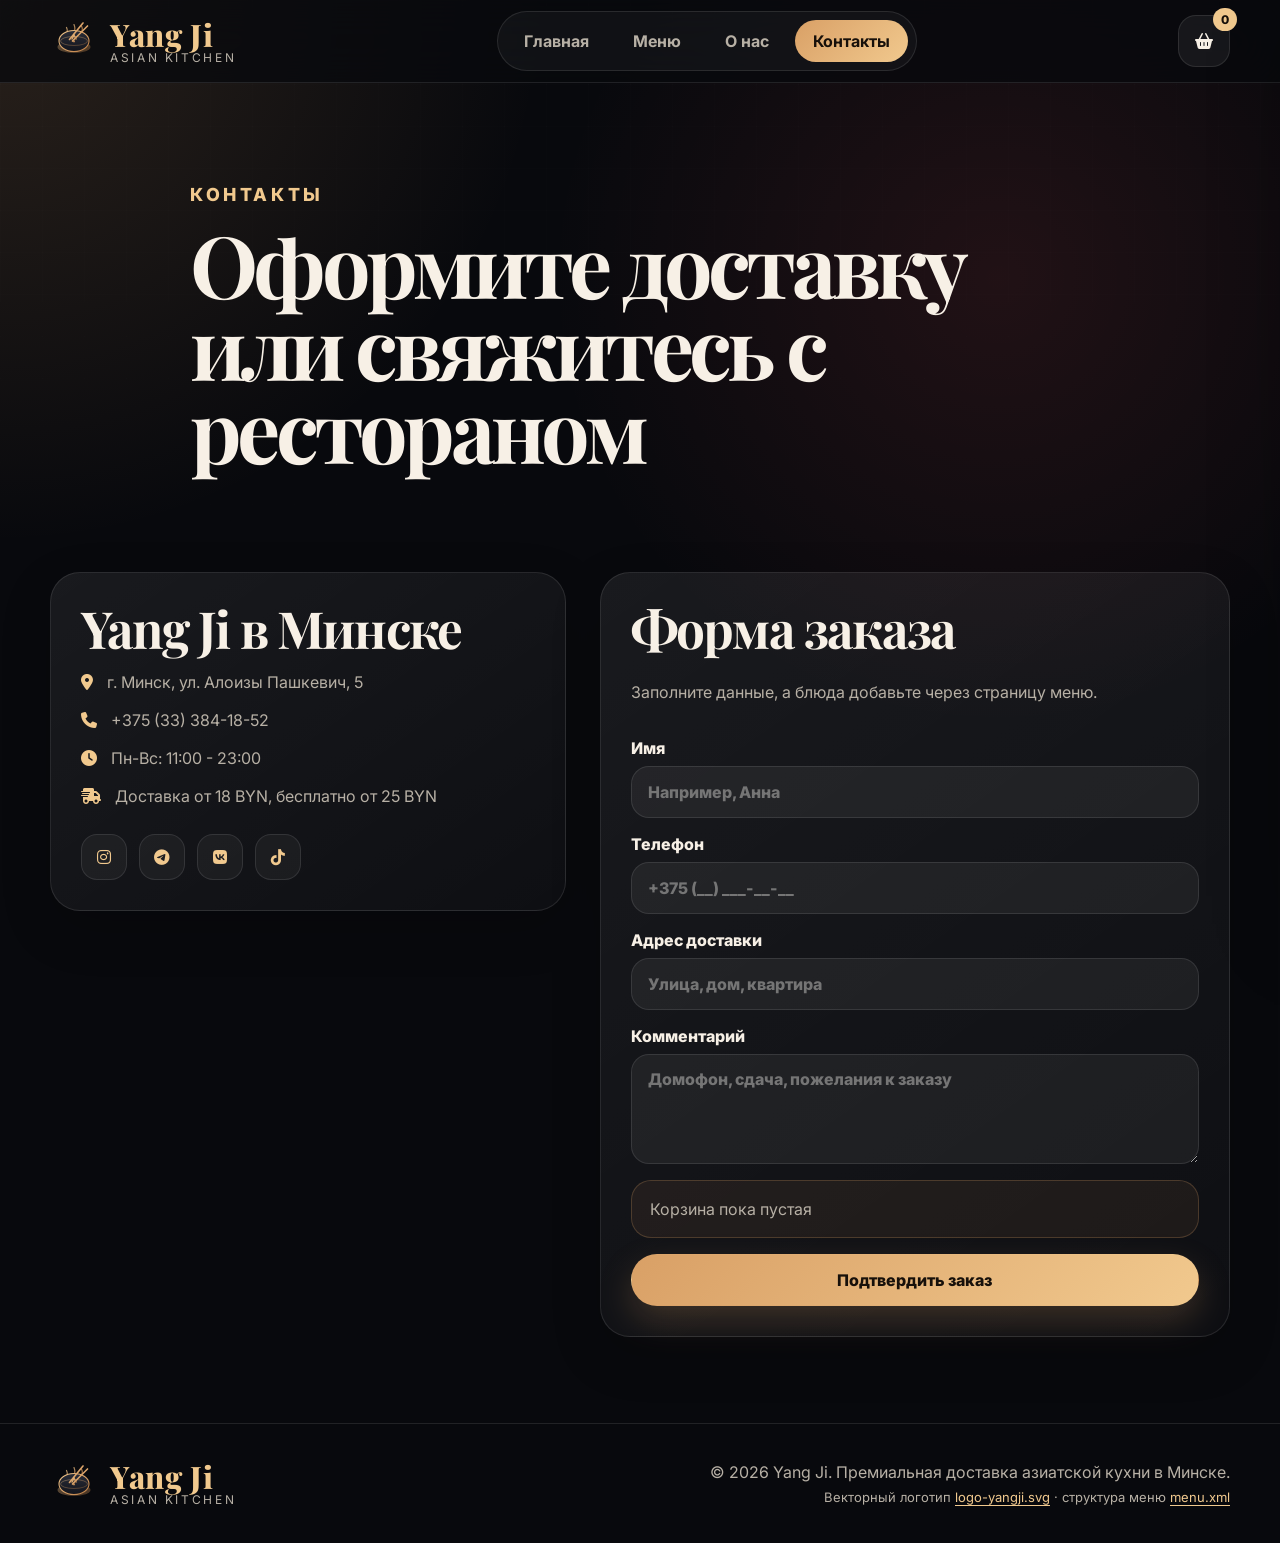
<file: contacts.html>
<!DOCTYPE html>
<html lang="ru">
<head>
    <meta charset="UTF-8">
    <meta name="viewport" content="width=device-width, initial-scale=1.0">
    <link rel="icon" type="image/svg+xml" href="./assets/logo-yangji.svg">
    <meta name="description" content="Контакты Yang Ji, адрес, график работы и форма оформления доставки по Минску.">
    <title>Контакты и заказ | Yang Ji</title>
    <link rel="preconnect" href="https://fonts.googleapis.com">
    <link rel="preconnect" href="https://fonts.gstatic.com" crossorigin>
    <link href="https://fonts.googleapis.com/css2?family=Inter:wght@400;500;600;700;800&family=Playfair+Display:wght@600;700;800&display=swap" rel="stylesheet">
    <link rel="stylesheet" href="https://cdnjs.cloudflare.com/ajax/libs/font-awesome/6.5.1/css/all.min.css">
    <link rel="stylesheet" href="styles.css">
</head>
<body>
    <div class="site-noise" aria-hidden="true"></div>

    <header class="site-header">
        <div class="container header__inner">
            <a class="logo" href="index.html">
                <img class="logo__mark" src="./assets/logo-yangji.svg" width="48" height="48" alt="">
                <span class="logo__stack">
                    <span class="logo__title">Yang Ji</span>
                    <small class="logo__subtitle">asian kitchen</small>
                </span>
            </a>
            <button class="nav-toggle" type="button" aria-label="Открыть меню" aria-expanded="false"><span></span><span></span><span></span></button>
            <nav class="nav" aria-label="Основная навигация">
                <a class="nav__link" href="index.html">Главная</a>
                <a class="nav__link" href="menu.html">Меню</a>
                <a class="nav__link" href="about.html">О нас</a>
                <a class="nav__link active" href="contacts.html">Контакты</a>
            </nav>
            <button class="cart-button" type="button" data-cart-open aria-label="Открыть корзину">
                <i class="fa-solid fa-basket-shopping"></i>
                <span data-cart-count>0</span>
            </button>
        </div>
    </header>

    <main>
        <section class="page-hero">
            <div class="container page-hero__inner reveal">
                <p class="eyebrow">Контакты</p>
                <h1>Оформите доставку или свяжитесь с рестораном</h1>
               
            </div>
        </section>

        <section class="section section--compact">
            <div class="container contact-grid">
                <div class="contact-card reveal">
                    <h2>Yang Ji в Минске</h2>
                    <div class="contact-line"><i class="fa-solid fa-location-dot"></i><span>г. Минск, ул. Алоизы Пашкевич, 5</span></div>
                    <div class="contact-line"><i class="fa-solid fa-phone"></i><a href="tel:+375333841852">+375 (33) 384-18-52</a></div>
                    <div class="contact-line"><i class="fa-solid fa-clock"></i><span>Пн-Вс: 11:00 - 23:00</span></div>
                    <div class="contact-line"><i class="fa-solid fa-truck-fast"></i><span>Доставка от 18 BYN, бесплатно от 25 BYN</span></div>
                    <div class="socials">
                        <a href="#" aria-label="Instagram"><i class="fa-brands fa-instagram"></i></a>
                        <a href="#" aria-label="Telegram"><i class="fa-brands fa-telegram"></i></a>
                        <a href="#" aria-label="VK"><i class="fa-brands fa-vk"></i></a>
                        <a href="#" aria-label="TikTok"><i class="fa-brands fa-tiktok"></i></a>
                    </div>
                </div>

                <form class="order-form reveal" data-order-form>
                    <h2>Форма заказа</h2>
                    <p class="form-note">Заполните данные, а блюда добавьте через страницу меню.</p>

                    <label>
                        Имя
                        <input type="text" name="name" placeholder="Например, Анна" required minlength="2">
                    </label>
                    <label>
                        Телефон
                        <input type="tel" name="phone" placeholder="+375 (__) ___-__-__" required>
                    </label>
                    <label>
                        Адрес доставки
                        <input type="text" name="address" placeholder="Улица, дом, квартира" required>
                    </label>
                    <label>
                        Комментарий
                        <textarea name="comment" rows="4" placeholder="Домофон, сдача, пожелания к заказу"></textarea>
                    </label>

                    <div class="order-preview" data-order-preview>
                        <span>Корзина пока пустая</span>
                    </div>

                    <button class="btn btn--primary btn--wide" type="submit">Подтвердить заказ</button>
                </form>
            </div>
        </section>
    </main>

    <aside class="cart-panel" data-cart-panel aria-hidden="true">
        <div class="cart-panel__head">
            <div><p class="eyebrow">Ваш заказ</p><h2>Корзина</h2></div>
            <button class="icon-button" type="button" data-cart-close aria-label="Закрыть корзину"><i class="fa-solid fa-xmark"></i></button>
        </div>
        <div class="cart-panel__body" data-cart-items></div>
        <div class="cart-panel__footer">
            <div class="cart-summary"><span>Итого</span><strong data-cart-total>0.00 BYN</strong></div>
            <a class="btn btn--primary btn--wide" href="contacts.html">Оформить заказ</a>
        </div>
    </aside>
    <div class="overlay" data-overlay></div>

    <footer class="footer">
        <div class="container footer__inner">
            <a class="logo" href="index.html">
                <img class="logo__mark" src="./assets/logo-yangji.svg" width="48" height="48" alt="">
                <span class="logo__stack">
                    <span class="logo__title">Yang Ji</span>
                    <small class="logo__subtitle">asian kitchen</small>
                </span>
            </a>
            <div class="footer__col">
                <p>© 2026 Yang Ji. Премиальная доставка азиатской кухни в Минске.</p>
                <p class="footer__meta">Векторный логотип <a href="./assets/logo-yangji.svg">logo-yangji.svg</a> · структура меню <a href="data/menu.xml">menu.xml</a></p>
            </div>
        </div>
    </footer>

    <script src="app.js"></script>
</body>
</html>
</file>
<file: styles.css>
:root {
    --bg: #08090d;
    --panel: #11131a;
    --panel-soft: #171a23;
    --gold: #d9a066;
    --gold-light: #f1c98e;
    --red: #ff5a5f;
    --text: #f7f0e6;
    --muted: #b7b0a5;
    --border: rgba(255, 255, 255, 0.1);
    --shadow: 0 24px 80px rgba(0, 0, 0, 0.42);
    --radius-lg: 30px;
    --radius-md: 20px;
    --container: 1180px;
}

* {
    box-sizing: border-box;
}

html {
    scroll-behavior: smooth;
}

body {
    margin: 0;
    min-height: 100vh;
    color: var(--text);
    font-family: "Inter", sans-serif;
    background:
        radial-gradient(circle at top left, rgba(217, 160, 102, 0.16), transparent 34rem),
        radial-gradient(circle at 78% 18%, rgba(255, 90, 95, 0.1), transparent 28rem),
        var(--bg);
    overflow-x: hidden;
}

body.cart-open,
body.nav-open {
    overflow: hidden;
}

img {
    display: block;
    width: 100%;
}

a {
    color: inherit;
    text-decoration: none;
}

code {
    color: var(--gold-light);
    font-weight: 800;
}

button,
input,
textarea {
    font: inherit;
}

.site-noise {
    position: fixed;
    inset: 0;
    pointer-events: none;
    z-index: -1;
    opacity: 0.34;
    background-image: linear-gradient(rgba(255, 255, 255, 0.035) 1px, transparent 1px), linear-gradient(90deg, rgba(255, 255, 255, 0.035) 1px, transparent 1px);
    background-size: 42px 42px;
    mask-image: linear-gradient(to bottom, #000, transparent 86%);
}

.container {
    width: min(var(--container), calc(100% - 40px));
    margin: 0 auto;
}

.site-header {
    position: sticky;
    top: 0;
    z-index: 50;
    border-bottom: 1px solid var(--border);
    background: rgba(8, 9, 13, 0.78);
    backdrop-filter: blur(22px);
}

.header__inner {
    min-height: 82px;
    display: flex;
    align-items: center;
    justify-content: space-between;
    gap: 24px;
}

.logo {
    display: flex;
    align-items: center;
    gap: 12px;
    line-height: 1;
}

.logo__mark {
    width: 48px;
    height: 48px;
    flex-shrink: 0;
}

.logo__stack {
    display: grid;
    gap: 2px;
}

.logo__title {
    font-family: "Playfair Display", serif;
    font-size: 31px;
    font-weight: 800;
    letter-spacing: 0.02em;
    color: var(--gold-light);
}

.logo__subtitle {
    color: var(--muted);
    font-size: 12px;
    letter-spacing: 0.22em;
    text-transform: uppercase;
}

.nav {
    display: flex;
    align-items: center;
    gap: 8px;
    padding: 8px;
    border: 1px solid var(--border);
    border-radius: 999px;
    background: rgba(255, 255, 255, 0.04);
}

.nav__link {
    padding: 11px 18px;
    border-radius: 999px;
    color: var(--muted);
    font-weight: 700;
    transition: 0.25s ease;
}

.nav__link:hover,
.nav__link.active {
    color: #17100a;
    background: linear-gradient(135deg, var(--gold), var(--gold-light));
}

.nav-toggle,
.cart-button,
.icon-button {
    border: 0;
    color: var(--text);
    cursor: pointer;
}

.nav-toggle {
    display: none;
    width: 46px;
    height: 46px;
    padding: 12px;
    border-radius: 14px;
    background: var(--panel-soft);
}

.nav-toggle span {
    display: block;
    height: 2px;
    margin: 5px 0;
    background: var(--text);
}

.cart-button,
.icon-button {
    display: inline-grid;
    place-items: center;
    border: 1px solid var(--border);
    background: rgba(255, 255, 255, 0.06);
    transition: 0.25s ease;
}

.cart-button {
    position: relative;
    width: 52px;
    height: 52px;
    border-radius: 18px;
}

.cart-button span {
    position: absolute;
    top: -8px;
    right: -8px;
    min-width: 24px;
    padding: 4px 7px;
    border-radius: 999px;
    color: #17100a;
    font-size: 12px;
    font-weight: 800;
    background: var(--gold-light);
}

.icon-button {
    width: 44px;
    height: 44px;
    border-radius: 14px;
}

.cart-button:hover,
.icon-button:hover {
    transform: translateY(-2px);
    border-color: rgba(217, 160, 102, 0.55);
    color: var(--gold-light);
}

.hero,
.page-hero {
    position: relative;
    padding: 96px 0 76px;
}

.hero__grid,
.split,
.contact-grid,
.promo-grid {
    display: grid;
    gap: 34px;
}

.hero__grid {
    grid-template-columns: minmax(0, 1.02fr) minmax(360px, 0.98fr);
    align-items: center;
}

.eyebrow {
    margin: 0 0 12px;
    color: var(--gold-light);
    font-size: 13px;
    font-weight: 800;
    letter-spacing: 0.2em;
    text-transform: uppercase;
}

h1,
h2,
h3,
p {
    margin-top: 0;
}

h1,
h2,
h3 {
    font-family: "Playfair Display", serif;
}

h1 {
    max-width: 800px;
    margin-bottom: 20px;
    font-size: clamp(44px, 7vw, 86px);
    line-height: 0.96;
    letter-spacing: -0.055em;
}

h2 {
    margin-bottom: 16px;
    font-size: clamp(34px, 4vw, 56px);
    line-height: 1;
    letter-spacing: -0.035em;
}

h3 {
    font-size: 25px;
}

p {
    color: var(--muted);
    line-height: 1.75;
}

.hero__text,
.page-hero p,
.section-heading p,
.split__content p {
    max-width: 690px;
    font-size: 18px;
}

.hero__actions {
    display: flex;
    flex-wrap: wrap;
    gap: 14px;
    margin: 30px 0;
}

.btn {
    display: inline-flex;
    align-items: center;
    justify-content: center;
    min-height: 52px;
    padding: 0 24px;
    border: 1px solid transparent;
    border-radius: 999px;
    cursor: pointer;
    font-weight: 800;
    transition: 0.25s ease;
}

.btn--primary {
    color: #17100a;
    background: linear-gradient(135deg, var(--gold), var(--gold-light));
    box-shadow: 0 14px 34px rgba(217, 160, 102, 0.22);
}

.btn--ghost {
    color: var(--text);
    border-color: var(--border);
    background: rgba(255, 255, 255, 0.05);
}

.btn--wide {
    width: 100%;
}

.btn:hover {
    transform: translateY(-3px);
}

.hero__stats {
    display: grid;
    grid-template-columns: repeat(3, minmax(0, 1fr));
    gap: 14px;
    max-width: 660px;
}

.hero__stats div {
    padding: 18px;
    border: 1px solid var(--border);
    border-radius: var(--radius-md);
    background: rgba(255, 255, 255, 0.045);
}

.hero__stats strong,
.hero__stats span {
    display: block;
}

.hero__stats strong {
    color: var(--gold-light);
    font-size: 24px;
}

.hero__stats span {
    margin-top: 4px;
    color: var(--muted);
    font-size: 13px;
}

.hero-card,
.split__image {
    position: relative;
    overflow: hidden;
    border: 1px solid rgba(217, 160, 102, 0.28);
    border-radius: var(--radius-lg);
    box-shadow: var(--shadow);
}

.hero-card img,
.split__image img {
    height: 100%;
    min-height: 420px;
    object-fit: cover;
}

.hero-card__badge {
    position: absolute;
    right: 24px;
    bottom: 24px;
    padding: 18px 20px;
    border: 1px solid rgba(255, 255, 255, 0.2);
    border-radius: 18px;
    background: rgba(8, 9, 13, 0.78);
    backdrop-filter: blur(18px);
}

.hero-card__badge span,
.hero-card__badge strong {
    display: block;
}

.hero-card__badge span {
    color: var(--muted);
}

.hero-card__badge strong {
    margin-top: 4px;
    color: var(--gold-light);
}

.section {
    padding: 86px 0;
}

.section--compact {
    padding-top: 40px;
}

.section--accent {
    border-block: 1px solid var(--border);
    background: linear-gradient(135deg, rgba(255, 255, 255, 0.045), rgba(217, 160, 102, 0.055));
}

.section-heading {
    max-width: 760px;
    margin-bottom: 34px;
}

.product-grid {
    display: grid;
    grid-template-columns: repeat(3, minmax(0, 1fr));
    gap: 22px;
}

.product-card,
.promo-card,
.contact-card,
.order-form,
.timeline-item,
.empty-state {
    border: 1px solid var(--border);
    border-radius: var(--radius-lg);
    background: linear-gradient(145deg, rgba(255, 255, 255, 0.072), rgba(255, 255, 255, 0.026));
    box-shadow: 0 18px 50px rgba(0, 0, 0, 0.18);
}

.product-card {
    overflow: hidden;
    transition: 0.25s ease;
}

.product-card:hover {
    transform: translateY(-7px);
    border-color: rgba(217, 160, 102, 0.5);
}

.product-card__image {
    height: 230px;
    overflow: hidden;
}

.product-card__image img {
    height: 100%;
    object-fit: cover;
    transition: 0.4s ease;
}

.product-card:hover .product-card__image img {
    transform: scale(1.07);
}

.product-card__body {
    padding: 22px;
}

.product-card__top,
.cart-item,
.cart-summary {
    display: flex;
    align-items: center;
    justify-content: space-between;
    gap: 18px;
}

.footer__inner {
    display: flex;
    align-items: center;
    justify-content: space-between;
    gap: 22px;
    flex-wrap: wrap;
}

.footer__col {
    text-align: right;
}

.footer__col p {
    margin: 0;
}

.footer__meta {
    margin-top: 10px;
    font-size: 13px;
    color: var(--muted);
}

.footer__meta a {
    color: var(--gold-light);
    text-decoration: underline;
    text-underline-offset: 3px;
}

.menu-xml-note {
    margin-top: 18px;
    max-width: 720px;
    font-size: 15px;
    color: var(--muted);
}

.menu-xml-note a {
    color: var(--gold-light);
    font-weight: 700;
    text-decoration: underline;
    text-underline-offset: 3px;
}

.menu-xml-badge {
    margin-top: 12px;
    display: inline-flex;
    align-items: center;
    gap: 8px;
    padding: 8px 14px;
    border: 1px solid rgba(217, 160, 102, 0.35);
    border-radius: 999px;
    color: var(--gold-light);
    font-size: 13px;
    font-weight: 700;
    background: rgba(217, 160, 102, 0.08);
}

.product-card__tag {
    display: inline-flex;
    margin-bottom: 12px;
    padding: 6px 10px;
    border-radius: 999px;
    color: var(--gold-light);
    font-size: 12px;
    font-weight: 800;
    background: rgba(217, 160, 102, 0.12);
}

.product-card__price {
    color: var(--gold-light);
    font-size: 21px;
    font-weight: 800;
    white-space: nowrap;
}

.product-card p {
    min-height: 56px;
    margin-bottom: 20px;
}

.promo-grid {
    grid-template-columns: repeat(3, minmax(0, 1fr));
}

.promo-card {
    padding: 28px;
}

.promo-card i {
    display: inline-grid;
    place-items: center;
    width: 56px;
    height: 56px;
    margin-bottom: 24px;
    border-radius: 18px;
    color: #17100a;
    background: linear-gradient(135deg, var(--gold), var(--gold-light));
}

.split {
    grid-template-columns: 0.95fr 1.05fr;
    align-items: center;
}

.split__content {
    padding: 20px 0;
}

.check-list {
    margin: 24px 0 0;
    padding: 0;
    color: var(--muted);
    list-style: none;
}

.check-list a {
    color: var(--gold-light);
    font-weight: 700;
    text-decoration: underline;
    text-underline-offset: 3px;
}

.check-list li {
    position: relative;
    margin-bottom: 12px;
    padding-left: 28px;
}

.check-list li::before {
    content: "✓";
    position: absolute;
    left: 0;
    color: var(--gold-light);
    font-weight: 900;
}

.page-hero {
    padding-bottom: 42px;
}

.page-hero__inner {
    max-width: 900px;
}

.menu-toolbar {
    display: grid;
    grid-template-columns: minmax(260px, 1fr) auto;
    gap: 18px;
    margin-bottom: 28px;
}

.search-field {
    display: flex;
    align-items: center;
    gap: 12px;
    min-height: 58px;
    padding: 0 18px;
    border: 1px solid var(--border);
    border-radius: 999px;
    color: var(--gold-light);
    background: rgba(255, 255, 255, 0.055);
}

.search-field input {
    width: 100%;
    border: 0;
    outline: 0;
    color: var(--text);
    background: transparent;
}

.filter-group {
    display: flex;
    flex-wrap: wrap;
    gap: 10px;
}

.filter-btn {
    min-height: 48px;
    padding: 0 16px;
    border: 1px solid var(--border);
    border-radius: 999px;
    color: var(--muted);
    cursor: pointer;
    background: rgba(255, 255, 255, 0.045);
}

.filter-btn.active,
.filter-btn:hover {
    color: #17100a;
    border-color: transparent;
    background: linear-gradient(135deg, var(--gold), var(--gold-light));
}

.empty-state {
    padding: 48px;
    text-align: center;
}

.empty-state i {
    color: var(--gold-light);
    font-size: 44px;
}

.timeline {
    display: grid;
    grid-template-columns: repeat(3, minmax(0, 1fr));
    gap: 20px;
}

.timeline-item {
    padding: 28px;
}

.timeline-item span {
    display: inline-flex;
    margin-bottom: 22px;
    color: var(--gold-light);
    font-size: 34px;
    font-weight: 900;
}

.contact-grid {
    grid-template-columns: 0.9fr 1.1fr;
    align-items: start;
}

.contact-card,
.order-form {
    padding: 30px;
}

.contact-line {
    display: flex;
    align-items: center;
    gap: 14px;
    margin: 18px 0;
    color: var(--muted);
}

.contact-line i {
    color: var(--gold-light);
}

.socials {
    display: flex;
    gap: 12px;
    margin-top: 28px;
}

.socials a {
    display: grid;
    place-items: center;
    width: 46px;
    height: 46px;
    border: 1px solid var(--border);
    border-radius: 16px;
    color: var(--gold-light);
    background: rgba(255, 255, 255, 0.045);
}

.order-form {
    display: grid;
    gap: 16px;
}

.order-form label {
    display: grid;
    gap: 8px;
    color: var(--text);
    font-weight: 800;
}

.order-form input,
.order-form textarea {
    width: 100%;
    border: 1px solid var(--border);
    border-radius: 18px;
    outline: 0;
    color: var(--text);
    background: rgba(255, 255, 255, 0.055);
}

.order-form input {
    height: 52px;
    padding: 0 16px;
}

.order-form textarea {
    resize: vertical;
    padding: 14px 16px;
}

.order-form input:focus,
.order-form textarea:focus {
    border-color: rgba(217, 160, 102, 0.6);
}

.form-note {
    margin-top: -8px;
}

.order-preview {
    padding: 18px;
    border: 1px solid rgba(217, 160, 102, 0.24);
    border-radius: 20px;
    color: var(--muted);
    background: rgba(217, 160, 102, 0.07);
}

.cart-panel {
    position: fixed;
    top: 0;
    right: 0;
    z-index: 100;
    display: flex;
    flex-direction: column;
    width: min(460px, 100%);
    height: 100vh;
    border-left: 1px solid rgba(217, 160, 102, 0.28);
    background: rgba(17, 19, 26, 0.97);
    box-shadow: var(--shadow);
    transform: translateX(105%);
    transition: transform 0.3s ease;
}

.cart-panel.open {
    transform: translateX(0);
}

.cart-panel__head,
.cart-panel__footer {
    padding: 24px;
}

.cart-panel__head {
    display: flex;
    align-items: flex-start;
    justify-content: space-between;
    gap: 18px;
    border-bottom: 1px solid var(--border);
}

.cart-panel__body {
    flex: 1;
    overflow: auto;
    padding: 18px;
}

.cart-panel__footer {
    border-top: 1px solid var(--border);
}

.cart-item {
    padding: 16px;
    margin-bottom: 12px;
    border: 1px solid var(--border);
    border-radius: 20px;
    background: rgba(255, 255, 255, 0.045);
}

.cart-item__name {
    margin-bottom: 4px;
    font-weight: 800;
}

.cart-item__price {
    color: var(--gold-light);
    font-size: 14px;
}

.cart-item__controls {
    display: flex;
    align-items: center;
    gap: 8px;
}

.cart-item__controls button {
    width: 32px;
    height: 32px;
    border: 1px solid var(--border);
    border-radius: 11px;
    color: var(--text);
    cursor: pointer;
    background: rgba(255, 255, 255, 0.055);
}

.cart-summary {
    margin-bottom: 18px;
}

.cart-summary strong {
    color: var(--gold-light);
    font-size: 22px;
}

.overlay {
    position: fixed;
    inset: 0;
    z-index: 90;
    opacity: 0;
    pointer-events: none;
    background: rgba(0, 0, 0, 0.65);
    backdrop-filter: blur(6px);
    transition: 0.3s ease;
}

.overlay.active {
    opacity: 1;
    pointer-events: auto;
}

.toast {
    position: fixed;
    right: 24px;
    bottom: 24px;
    z-index: 150;
    max-width: 360px;
    padding: 16px 18px;
    border: 1px solid rgba(217, 160, 102, 0.38);
    border-radius: 18px;
    color: #17100a;
    font-weight: 800;
    background: linear-gradient(135deg, var(--gold), var(--gold-light));
    box-shadow: var(--shadow);
    animation: toastIn 0.25s ease;
}

.footer {
    padding: 34px 0;
    border-top: 1px solid var(--border);
}

.footer p {
    margin: 0;
}

.reveal {
    opacity: 0;
    transform: translateY(22px);
    transition: opacity 0.7s ease, transform 0.7s ease;
}

.reveal.visible {
    opacity: 1;
    transform: translateY(0);
}

@keyframes toastIn {
    from {
        opacity: 0;
        transform: translateY(10px);
    }
}

@media (max-width: 980px) {
    .nav-toggle {
        display: block;
    }

    .nav {
        position: fixed;
        top: 82px;
        left: 20px;
        right: 20px;
        display: grid;
        transform: translateY(-12px);
        opacity: 0;
        pointer-events: none;
        border-radius: 24px;
        background: rgba(17, 19, 26, 0.98);
    }

    body.nav-open .nav {
        transform: translateY(0);
        opacity: 1;
        pointer-events: auto;
    }

    .hero__grid,
    .split,
    .contact-grid,
    .menu-toolbar {
        grid-template-columns: 1fr;
    }

    .product-grid,
    .promo-grid,
    .timeline {
        grid-template-columns: repeat(2, minmax(0, 1fr));
    }
}

@media (max-width: 640px) {
    .container {
        width: min(100% - 28px, var(--container));
    }

    .hero,
    .page-hero,
    .section {
        padding: 54px 0;
    }

    .header__inner {
        min-height: 72px;
    }

    .logo__title {
        font-size: 25px;
    }

    .logo__mark {
        width: 42px;
        height: 42px;
    }

    .hero__stats,
    .product-grid,
    .promo-grid,
    .timeline {
        grid-template-columns: 1fr;
    }

    .hero-card img,
    .split__image img {
        min-height: 300px;
    }

    .product-card__top,
    .cart-item {
        align-items: flex-start;
        flex-direction: column;
    }

    .toast {
        right: 14px;
        left: 14px;
        max-width: none;
    }

    .footer__col {
        text-align: left;
        width: 100%;
    }
}
</file>
